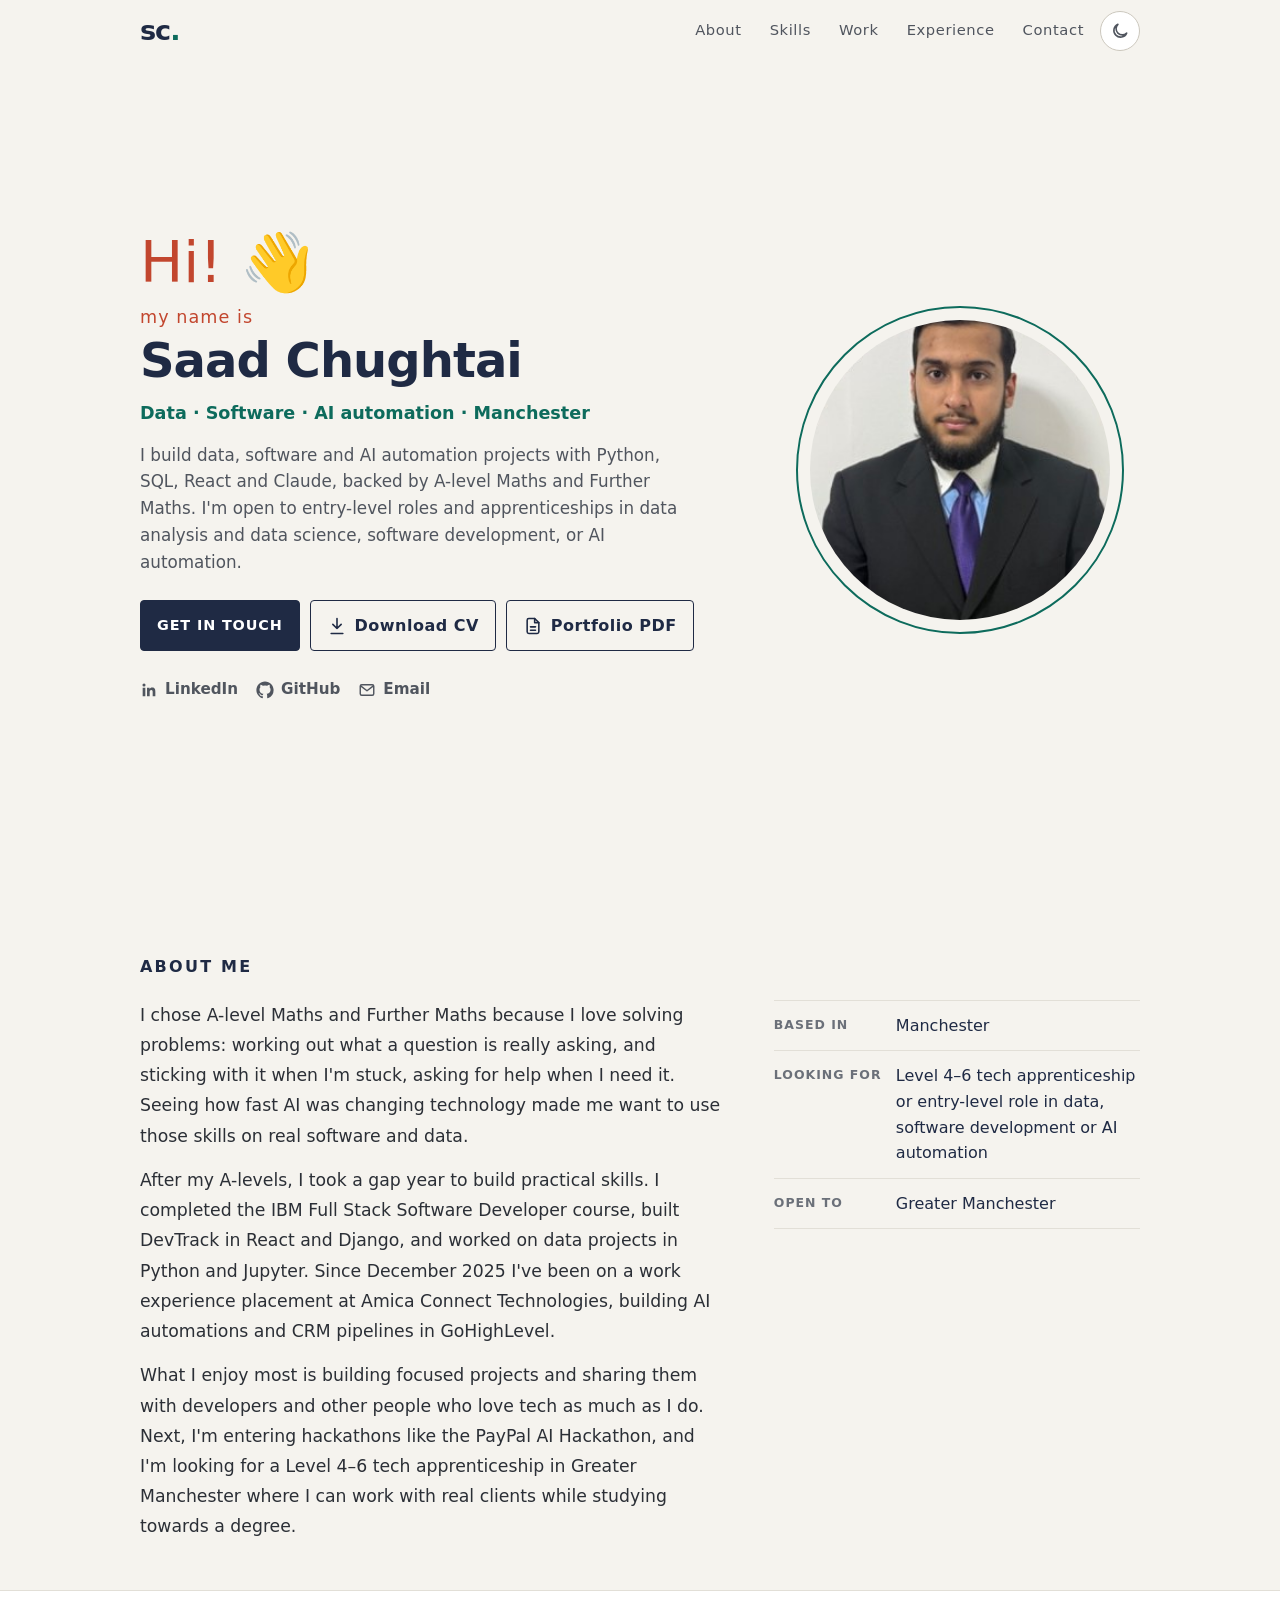
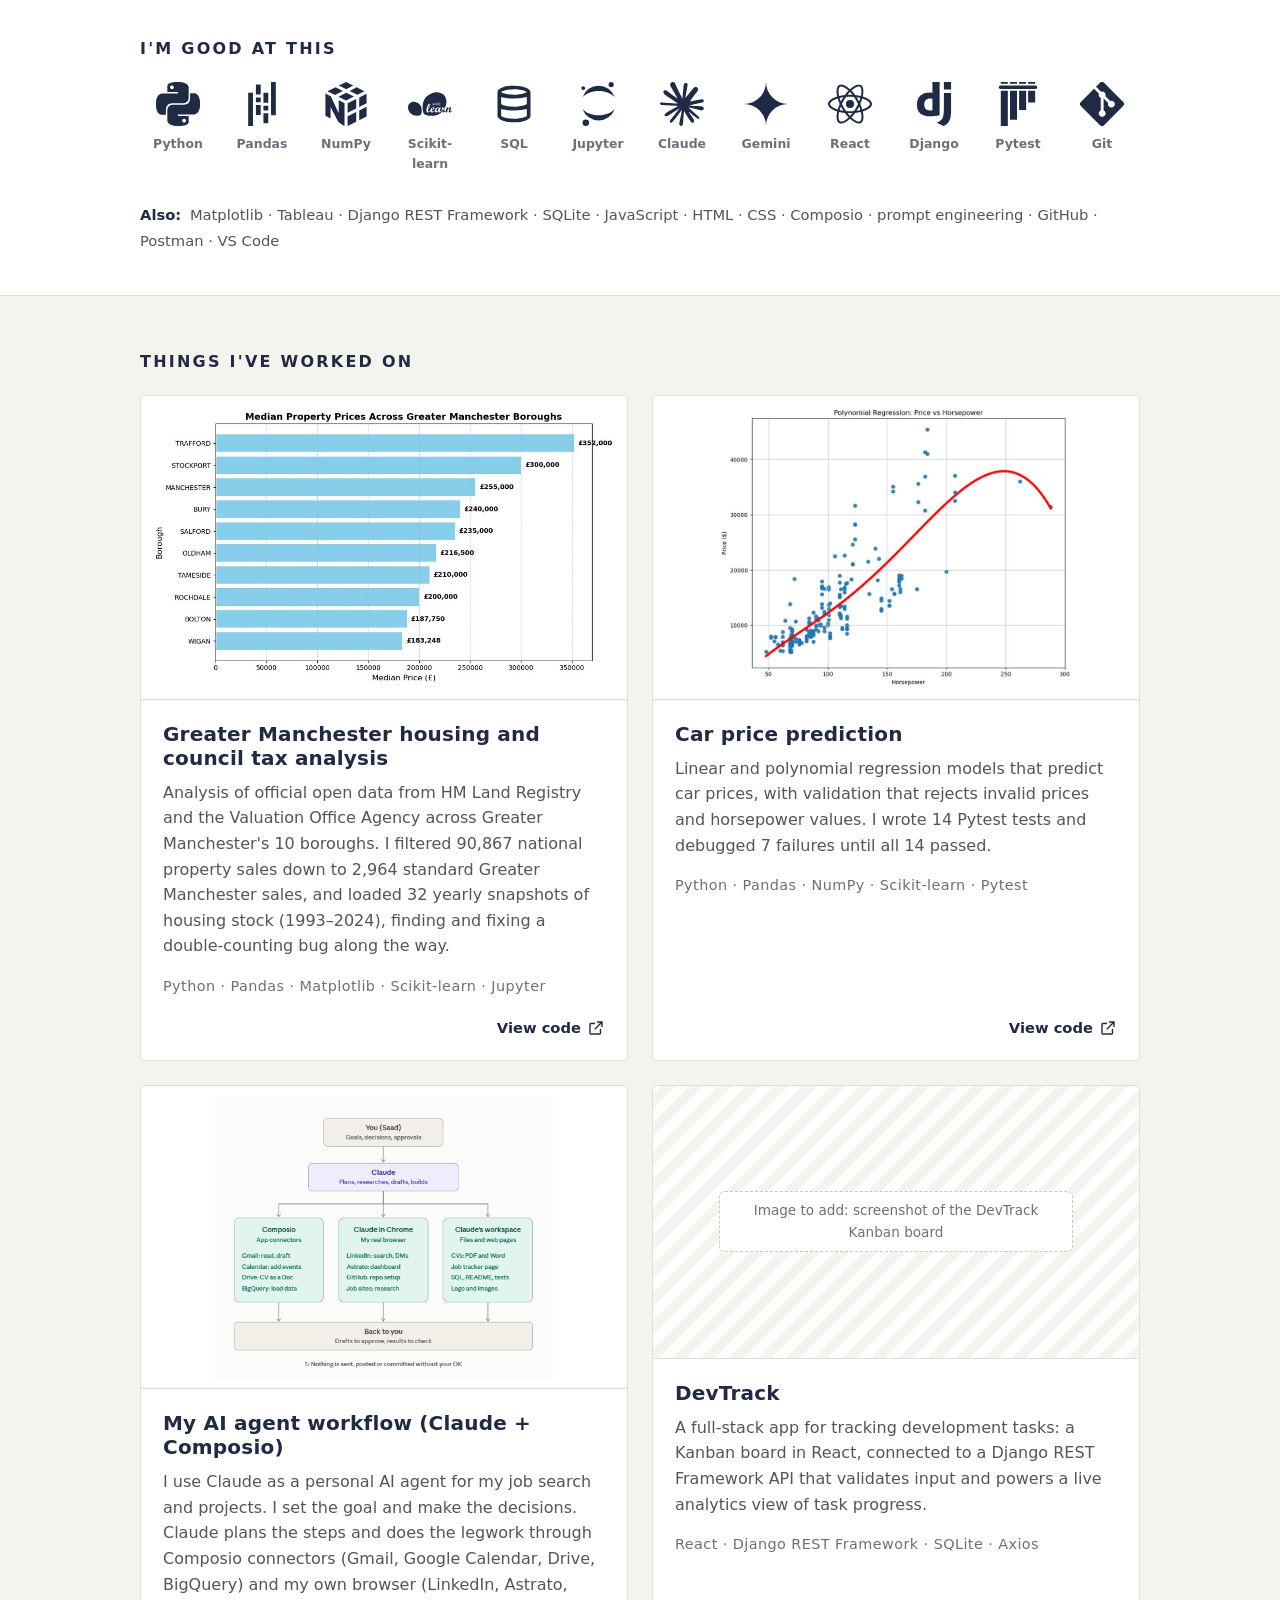
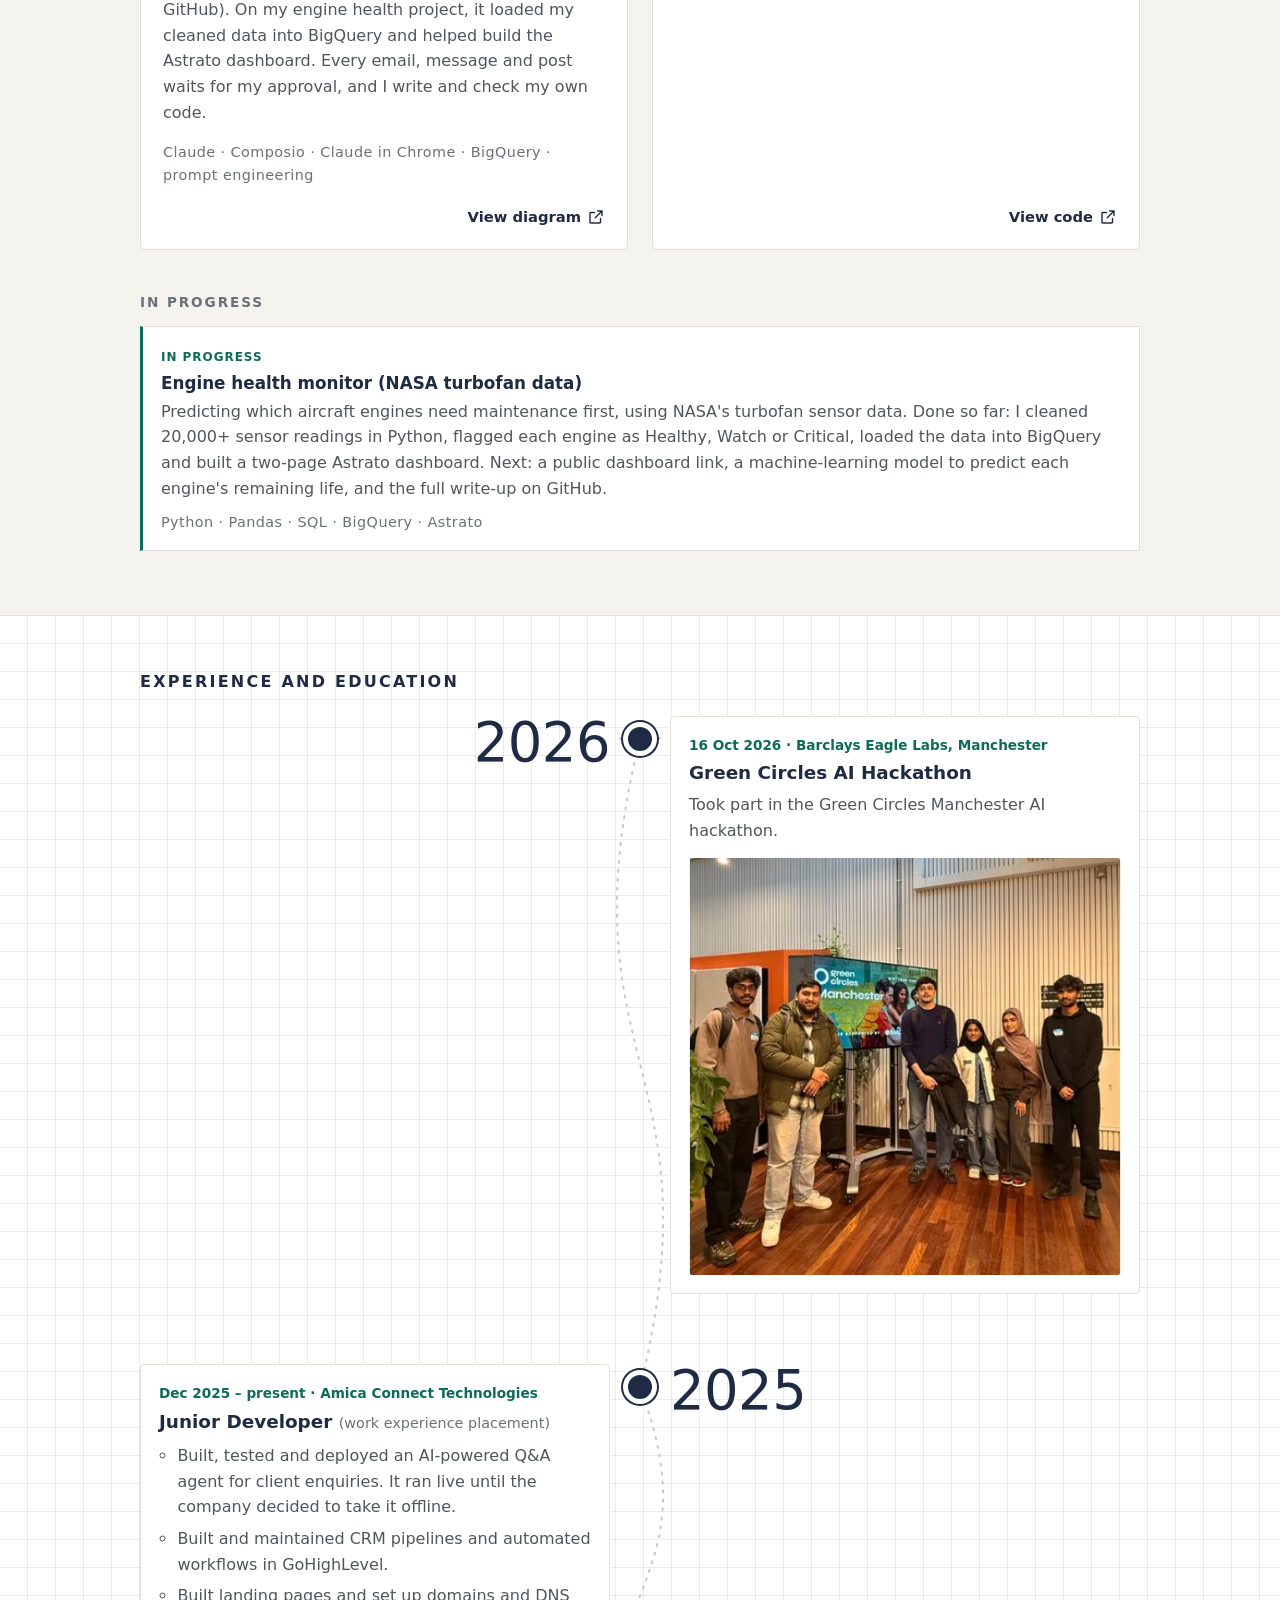
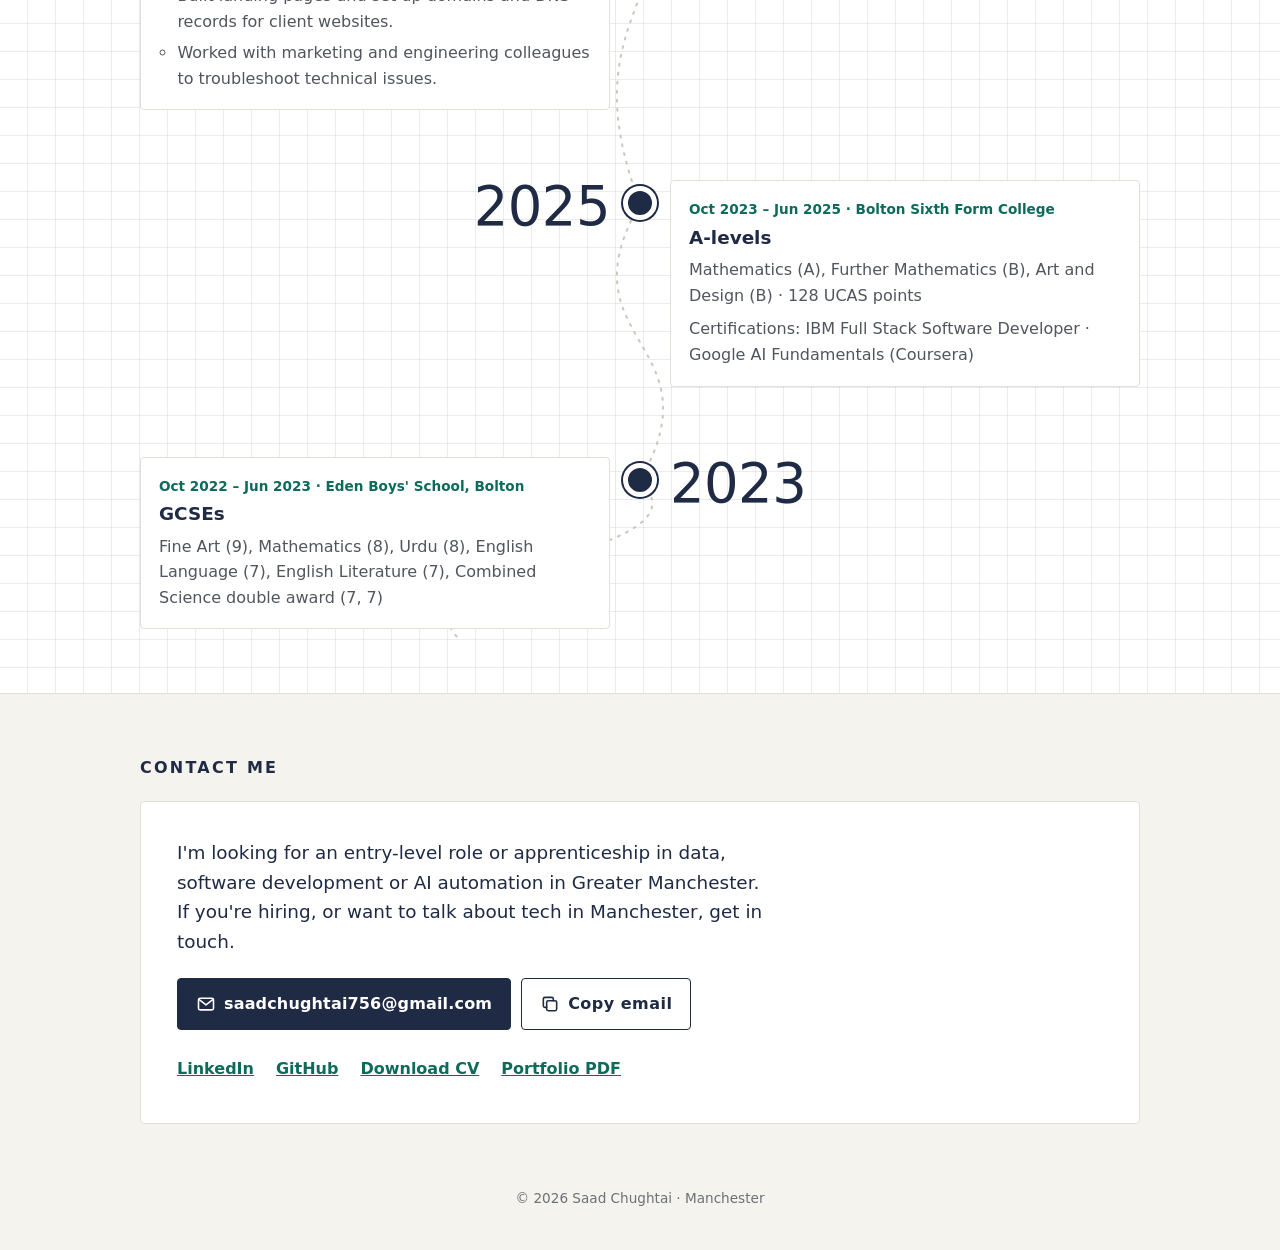
<file: index.html>
<!doctype html>
<html lang="en-GB">
<head>
  <meta charset="utf-8">
  <meta name="viewport" content="width=device-width, initial-scale=1">
  <title>Saad Chughtai – Data, Software and AI Automation, Manchester</title>
  <meta name="description" content="Saad Chughtai – Manchester-based developer building data, software and AI automation projects with Python, SQL, React and Claude. Open to entry-level roles and apprenticeships.">
  <meta name="theme-color" content="#f5f3ee" media="(prefers-color-scheme: light)">
  <meta name="theme-color" content="#0f1417" media="(prefers-color-scheme: dark)">

  <!-- Link preview (LinkedIn, WhatsApp, etc.) -->
  <meta property="og:type" content="website">
  <meta property="og:title" content="Saad Chughtai – Data, Software and AI Automation, Manchester">
  <meta property="og:description" content="Data, software and AI automation projects with Python, SQL, React and Claude. Open to entry-level roles and apprenticeships.">
  <meta property="og:url" content="https://sc-freelance.github.io/">
  <meta property="og:image" content="https://sc-freelance.github.io/images/headshot.jpg">

  <link rel="icon" href="images/favicon.svg" type="image/svg+xml">
  <link rel="stylesheet" href="styles.css?v=7">
  <script>
    /* Apply a saved light/dark choice before the page paints, and mark that JS is on */
    document.documentElement.classList.add('js');
    /* ?preview shows draft sections (class="draft") and hides what they replace (class="live-only") */
    if (/[?&]preview\b/.test(location.search)) document.documentElement.classList.add('preview');
    try { var t = localStorage.getItem('theme'); if (t) document.documentElement.dataset.theme = t; } catch (e) {}
  </script>
</head>
<body>
  <a class="skip" href="#work">Skip to projects</a>

  <!-- Only visible with ?preview -->
  <div class="preview-banner draft" role="note">
    <strong>Preview</strong> · New sections are shown, with <span class="todo">highlighted boxes</span> still to fill in. Visitors without <code>?preview</code> see the current site.
    <a href="./">View the public version</a>
  </div>

  <!-- ============ TOP BAR ============ -->
  <header class="topbar">
    <div class="topbar-inner">
      <a class="mark" href="#top" aria-label="Saad Chughtai, back to top">sc<span>.</span></a>
      <nav class="nav" aria-label="Sections">
        <a class="nav-wide" href="#about">About</a>
        <a class="nav-wide" href="#skills">Skills</a>
        <a href="#work">Work</a>
        <a href="#experience">Experience</a>
        <a href="#contact">Contact</a>
      </nav>
      <button class="theme-toggle" type="button" aria-label="Switch between light and dark mode">
        <svg class="i-sun" viewBox="0 0 24 24" aria-hidden="true"><circle cx="12" cy="12" r="4"/><path d="M12 2v2M12 20v2M4.9 4.9l1.4 1.4M17.7 17.7l1.4 1.4M2 12h2M20 12h2M4.9 19.1l1.4-1.4M17.7 6.3l1.4-1.4"/></svg>
        <svg class="i-moon" viewBox="0 0 24 24" aria-hidden="true"><path d="M20 14.5A8 8 0 1 1 9.5 4a6.5 6.5 0 0 0 10.5 10.5Z"/></svg>
      </button>
    </div>
  </header>

  <!-- ============ SIDE RAIL (wide screens only) ============ -->
  <aside class="rail" aria-label="Quick links">
    <a class="rail-top" href="#top"><svg viewBox="0 0 24 24" aria-hidden="true"><path d="M12 20V4M5 11l7-7 7 7"/></svg><span>back to top</span></a>
    <div class="rail-social">
      <a href="https://github.com/sc-freelance" target="_blank" rel="noopener" aria-label="GitHub"><svg class="fill" viewBox="0 0 24 24" aria-hidden="true"><path d="M12 .5C5.65.5.5 5.65.5 12c0 5.08 3.29 9.39 7.86 10.91.58.1.79-.25.79-.56v-2c-3.2.7-3.87-1.54-3.87-1.54-.52-1.33-1.28-1.69-1.28-1.69-1.04-.71.08-.7.08-.7 1.15.08 1.76 1.18 1.76 1.18 1.03 1.76 2.69 1.25 3.35.96.1-.75.4-1.25.73-1.54-2.55-.29-5.24-1.28-5.24-5.69 0-1.26.45-2.29 1.18-3.1-.12-.29-.51-1.46.11-3.05 0 0 .97-.31 3.17 1.18a11 11 0 0 1 5.77 0c2.2-1.49 3.17-1.18 3.17-1.18.63 1.59.23 2.76.11 3.05.74.81 1.18 1.84 1.18 3.1 0 4.42-2.69 5.39-5.25 5.68.41.36.78 1.06.78 2.14v3.17c0 .31.21.67.8.56A11.5 11.5 0 0 0 23.5 12C23.5 5.65 18.35.5 12 .5Z"/></svg></a>
      <a href="https://www.linkedin.com/in/saad-chughtai-b77506301" target="_blank" rel="noopener" aria-label="LinkedIn"><svg class="fill" viewBox="0 0 24 24" aria-hidden="true"><path d="M20.45 20.45h-3.55v-5.57c0-1.33-.03-3.04-1.85-3.04-1.85 0-2.14 1.45-2.14 2.94v5.67H9.36V9h3.41v1.56h.05c.48-.9 1.64-1.85 3.37-1.85 3.6 0 4.27 2.37 4.27 5.46v6.28ZM5.34 7.43a2.06 2.06 0 1 1 0-4.12 2.06 2.06 0 0 1 0 4.12ZM7.12 20.45H3.56V9h3.56v11.45Z"/></svg></a>
      <a href="mailto:saadchughtai756@gmail.com" aria-label="Email"><svg viewBox="0 0 24 24" aria-hidden="true"><rect x="3" y="5" width="18" height="14" rx="2"/><path d="m3.5 6.5 8.5 6.5 8.5-6.5"/></svg></a>
    </div>
  </aside>

  <main id="top">
    <!-- ============ HERO ============ -->
    <section class="hero" aria-labelledby="hero-name">
      <div class="hero-text">
        <p class="hello">Hi! <span class="wave" aria-hidden="true">👋</span></p>
        <h1 id="hero-name"><span class="my-name">my name is</span> Saad Chughtai</h1>
        <p class="role">Data · Software · AI automation <span class="role-place"><span class="sep" aria-hidden="true">· </span>Manchester</span></p>
        <p class="pitch">I build data, software and AI automation projects with Python, SQL, React and Claude, backed by A-level Maths and Further Maths. I'm open to entry-level roles and apprenticeships in data analysis and data science, software development, or AI automation.</p>
        <div class="hero-actions">
          <a class="btn btn-primary" href="#contact">Get in touch</a>
          <a class="btn" href="cv/Saad-Chughtai-CV.pdf" download>
            <svg viewBox="0 0 24 24" aria-hidden="true"><path d="M12 3v12M7 10l5 5 5-5M5 21h14"/></svg>
            Download CV
          </a>
          <a class="btn" href="portfolio/Saad-Chughtai-Portfolio.pdf" download>
            <svg viewBox="0 0 24 24" aria-hidden="true"><path d="M14 3H7a2 2 0 0 0-2 2v14a2 2 0 0 0 2 2h10a2 2 0 0 0 2-2V8l-5-5Z"/><path d="M14 3v5h5M9 13h6M9 17h6"/></svg>
            Portfolio PDF
          </a>
        </div>
        <p class="hero-social">
          <a href="https://www.linkedin.com/in/saad-chughtai-b77506301" target="_blank" rel="noopener"><svg class="fill" viewBox="0 0 24 24" aria-hidden="true"><path d="M20.45 20.45h-3.55v-5.57c0-1.33-.03-3.04-1.85-3.04-1.85 0-2.14 1.45-2.14 2.94v5.67H9.36V9h3.41v1.56h.05c.48-.9 1.64-1.85 3.37-1.85 3.6 0 4.27 2.37 4.27 5.46v6.28ZM5.34 7.43a2.06 2.06 0 1 1 0-4.12 2.06 2.06 0 0 1 0 4.12ZM7.12 20.45H3.56V9h3.56v11.45Z"/></svg>LinkedIn</a>
          <a href="https://github.com/sc-freelance" target="_blank" rel="noopener"><svg class="fill" viewBox="0 0 24 24" aria-hidden="true"><path d="M12 .5C5.65.5.5 5.65.5 12c0 5.08 3.29 9.39 7.86 10.91.58.1.79-.25.79-.56v-2c-3.2.7-3.87-1.54-3.87-1.54-.52-1.33-1.28-1.69-1.28-1.69-1.04-.71.08-.7.08-.7 1.15.08 1.76 1.18 1.76 1.18 1.03 1.76 2.69 1.25 3.35.96.1-.75.4-1.25.73-1.54-2.55-.29-5.24-1.28-5.24-5.69 0-1.26.45-2.29 1.18-3.1-.12-.29-.51-1.46.11-3.05 0 0 .97-.31 3.17 1.18a11 11 0 0 1 5.77 0c2.2-1.49 3.17-1.18 3.17-1.18.63 1.59.23 2.76.11 3.05.74.81 1.18 1.84 1.18 3.1 0 4.42-2.69 5.39-5.25 5.68.41.36.78 1.06.78 2.14v3.17c0 .31.21.67.8.56A11.5 11.5 0 0 0 23.5 12C23.5 5.65 18.35.5 12 .5Z"/></svg>GitHub</a>
          <a href="mailto:saadchughtai756@gmail.com"><svg viewBox="0 0 24 24" aria-hidden="true"><rect x="3" y="5" width="18" height="14" rx="2"/><path d="m3.5 6.5 8.5 6.5 8.5-6.5"/></svg>Email</a>
        </p>
      </div>
      <div class="hero-photo">
        <img src="images/headshot.jpg" width="272" height="272" alt="Saad Chughtai">
      </div>
    </section>

    <!-- ============ ABOUT ME (draft) ============ -->
    <section id="about" class="about" aria-labelledby="about-h">
      <div class="wrap">
        <h2 id="about-h" class="eyebrow">About me</h2>
        <div class="about-grid">
          <div class="about-text reveal">
            <p>I chose A-level Maths and Further Maths because I love solving problems: working out what a question is really asking, and sticking with it when I'm stuck, asking for help when I need it. Seeing how fast AI was changing technology made me want to use those skills on real software and data.</p>
            <p>After my A-levels, I took a gap year to build practical skills. I completed the IBM Full Stack Software Developer course, built DevTrack in React and Django, and worked on data projects in Python and Jupyter. Since December 2025 I've been on a work experience placement at Amica Connect Technologies, building AI automations and CRM pipelines in GoHighLevel.</p>
            <p>What I enjoy most is building focused projects and sharing them with developers and other people who love tech as much as I do. Next, I'm entering hackathons like the PayPal AI Hackathon, and I'm looking for a Level 4–6 tech apprenticeship in Greater Manchester where I can work with real clients while studying towards a degree.</p>
          </div>
          <dl class="about-facts reveal">
            <div><dt>Based in</dt><dd>Manchester</dd></div>
            <div><dt>Looking for</dt><dd>Level 4–6 tech apprenticeship or entry-level role in data, software development or AI automation</dd></div>
            <div><dt>Open to</dt><dd>Greater Manchester</dd></div>
          </dl>
        </div>
      </div>
    </section>

    <!-- ============ SKILLS ============ -->
    <section id="skills" class="band" aria-labelledby="skills-h">
      <div class="wrap">
        <h2 id="skills-h" class="eyebrow">I'm good at this</h2>
        <!-- Logo row. Add one with: <li><i style="--logo:url(images/logos/NAME.svg)"></i>Label</li> -->
        <ul class="logos">
          <li><i style="--logo:url(images/logos/python.svg)"></i>Python</li>
          <li><i style="--logo:url(images/logos/pandas.svg)"></i>Pandas</li>
          <li><i style="--logo:url(images/logos/numpy.svg)"></i>NumPy</li>
          <li><i style="--logo:url(images/logos/scikitlearn.svg)"></i>Scikit-learn</li>
          <li><i style="--logo:url(images/logos/sql.svg)"></i>SQL</li>
          <li><i style="--logo:url(images/logos/jupyter.svg)"></i>Jupyter</li>
          <li><i style="--logo:url(images/logos/claude.svg)"></i>Claude</li>
          <li><i style="--logo:url(images/logos/googlegemini.svg)"></i>Gemini</li>
          <li><i style="--logo:url(images/logos/react.svg)"></i>React</li>
          <li><i style="--logo:url(images/logos/django.svg)"></i>Django</li>
          <li><i style="--logo:url(images/logos/pytest.svg)"></i>Pytest</li>
          <li><i style="--logo:url(images/logos/git.svg)"></i>Git</li>
        </ul>
        <p class="also"><span>Also:</span> Matplotlib · Tableau · Django REST Framework · SQLite · JavaScript · HTML · CSS · Composio · prompt engineering · GitHub · Postman · VS Code</p>
      </div>
    </section>

    <!-- ============ WORK ============ -->
    <section id="work" aria-labelledby="work-h">
      <div class="wrap">
        <h2 id="work-h" class="eyebrow">Things I've worked on</h2>

        <!-- FEATURED PROJECT (draft) – replaces the "In progress" card below when published -->
        <article class="featured draft reveal">
          <div class="shot placeholder featured-shot" role="img" aria-label="Screenshot coming soon">
            <span><span class="todo">Image to add: Astrato dashboard screenshot (the engine overview page)</span></span>
          </div>
          <div class="featured-body">
            <span class="status status-now">Featured · in progress</span>
            <h3>Engine health monitor (NASA turbofan data)</h3>
            <ul class="stats">
              <li><b>20,000+</b><span>sensor readings cleaned</span></li>
              <li><b><span class="todo">N</span></b><span>engines monitored</span></li>
              <li><b><span class="todo">N</span></b><span>flagged Critical</span></li>
            </ul>
            <dl class="pwr">
              <div><dt>Problem</dt><dd>Which aircraft engines need maintenance first? Answering that from raw NASA turbofan sensor data.</dd></div>
              <div><dt>What I did</dt><dd>Cleaned 20,000+ sensor readings in Python, flagged each engine as Healthy, Watch or Critical, loaded the data into BigQuery and built a two-page Astrato dashboard.</dd></div>
              <div><dt>Result</dt><dd><span class="todo">Your key finding, e.g. how many engines need attention now, or which sensors gave the earliest warning</span></dd></div>
              <div><dt>Next</dt><dd>A public dashboard link, a machine-learning model to predict each engine's remaining life, and the full write-up on GitHub.</dd></div>
            </dl>
            <p class="stack">Python · Pandas · SQL · BigQuery · Astrato</p>
            <p class="featured-links"><span class="todo">Dashboard link</span> <span class="todo">GitHub link</span></p>
          </div>
        </article>

        <div class="grid">

          <!-- PROJECT: GM Housing -->
          <article class="card reveal">
            <img class="shot chart" src="images/gm-housing-median-prices.jpg" width="900" height="537" loading="lazy" alt="Bar chart of median property prices across the 10 Greater Manchester boroughs, highest in Trafford and lowest in Wigan">
            <div class="card-body">
              <h3>Greater Manchester housing and council tax analysis</h3>
              <p class="live-only">Analysis of official open data from HM Land Registry and the Valuation Office Agency across Greater Manchester's 10 boroughs. I filtered 90,867 national property sales down to 2,964 standard Greater Manchester sales, and loaded 32 yearly snapshots of housing stock (1993–2024), finding and fixing a double-counting bug along the way.</p>
              <dl class="pwr draft">
                <div><dt>Problem</dt><dd>How do house prices and housing stock differ across Greater Manchester's 10 boroughs?</dd></div>
                <div><dt>What I did</dt><dd>Filtered 90,867 national property sales from HM Land Registry down to 2,964 standard Greater Manchester sales, and loaded 32 yearly housing-stock snapshots (1993–2024) from the Valuation Office Agency, finding and fixing a double-counting bug along the way.</dd></div>
                <div><dt>Result</dt><dd>Trafford's median sale price (£352,000) is almost twice Wigan's (£183,248), the lowest of the 10 boroughs. Housing stock grew from about 1.07 million homes in 1993 to over 1.28 million in 2024, and Manchester has the most homes, at about 249,300.</dd></div>
              </dl>
              <p class="stack">Python · Pandas · Matplotlib · Scikit-learn · Jupyter</p>
              <a class="card-link" href="https://github.com/sc-freelance/Greater-Manchester-Housing-Property-Council-Tax-Analysis" target="_blank" rel="noopener">View code <svg viewBox="0 0 24 24" aria-hidden="true"><path d="M14 4h6v6M20 4l-9 9M18 14v5a1 1 0 0 1-1 1H5a1 1 0 0 1-1-1V7a1 1 0 0 1 1-1h5"/></svg></a>
            </div>
          </article>

          <!-- PROJECT: Car price -->
          <article class="card reveal">
            <img class="shot chart" src="images/car-price-polynomial.jpg" width="900" height="714" loading="lazy" alt="Scatter plot of car price against horsepower with a polynomial regression curve">
            <div class="card-body">
              <h3>Car price prediction</h3>
              <p class="live-only">Linear and polynomial regression models that predict car prices, with validation that rejects invalid prices and horsepower values. I wrote 14 Pytest tests and debugged 7 failures until all 14 passed.</p>
              <dl class="pwr draft">
                <div><dt>Problem</dt><dd>How well can a car's horsepower predict its price, and does a curve fit better than a straight line?</dd></div>
                <div><dt>What I did</dt><dd>Built linear and polynomial regression models with validation that rejects invalid prices and horsepower values. Wrote 14 Pytest tests and debugged 7 failures until all 14 passed.</dd></div>
                <div><dt>Result</dt><dd>Linear R² <span class="todo">0.xx</span> vs polynomial R² <span class="todo">0.xx</span> on the test set. <span class="todo">What you concluded, e.g. which model you'd trust and why</span></dd></div>
              </dl>
              <p class="stack">Python · Pandas · NumPy · Scikit-learn · Pytest</p>
              <!-- TODO: replace with the exact repo link -->
              <a class="card-link" href="https://github.com/sc-freelance" target="_blank" rel="noopener">View code <svg viewBox="0 0 24 24" aria-hidden="true"><path d="M14 4h6v6M20 4l-9 9M18 14v5a1 1 0 0 1-1 1H5a1 1 0 0 1-1-1V7a1 1 0 0 1 1-1h5"/></svg></a>
            </div>
          </article>

          <!-- PROJECT: AI agent workflow -->
          <article class="card reveal">
            <img class="shot chart" src="images/ai_agent_workflow.png" width="516" height="429" loading="lazy" alt="Diagram of my AI agent workflow: I set goals and approve actions, Claude plans and builds, and works through Composio app connectors, Claude in Chrome and its own workspace, with every result coming back to me for approval">
            <div class="card-body">
              <h3>My AI agent workflow (Claude + Composio)</h3>
              <p>I use Claude as a personal AI agent for my job search and projects. I set the goal and make the decisions. Claude plans the steps and does the legwork through Composio connectors (Gmail, Google Calendar, Drive, BigQuery) and my own browser (LinkedIn, Astrato, GitHub). On my engine health project, it loaded my cleaned data into BigQuery and helped build the Astrato dashboard. Every email, message and post waits for my approval, and I write and check my own code.</p>
              <p class="result draft"><b>Result:</b> <span class="todo">What it's changed for you, e.g. time saved each week, or how many applications and deadlines it tracks</span></p>
              <p class="stack">Claude · Composio · Claude in Chrome · BigQuery · prompt engineering</p>
              <a class="card-link" href="images/ai_agent_workflow.png" target="_blank" rel="noopener">View diagram <svg viewBox="0 0 24 24" aria-hidden="true"><path d="M14 4h6v6M20 4l-9 9M18 14v5a1 1 0 0 1-1 1H5a1 1 0 0 1-1-1V7a1 1 0 0 1 1-1h5"/></svg></a>
            </div>
          </article>

          <!-- PROJECT: DevTrack -->
          <article class="card reveal">
            <div class="shot placeholder" role="img" aria-label="Screenshot coming soon">
              <span>Image to add: screenshot of the DevTrack Kanban board</span>
            </div>
            <div class="card-body">
              <h3>DevTrack</h3>
              <p>A full-stack app for tracking development tasks: a Kanban board in React, connected to a Django REST Framework API that validates input and powers a live analytics view of task progress.</p>
              <p class="result draft"><b>Result:</b> <span class="todo">What you learned or what you're proudest of, e.g. the API validation or the analytics view</span></p>
              <p class="stack">React · Django REST Framework · SQLite · Axios</p>
              <a class="card-link" href="https://github.com/sc-freelance/DevTrack" target="_blank" rel="noopener">View code <svg viewBox="0 0 24 24" aria-hidden="true"><path d="M14 4h6v6M20 4l-9 9M18 14v5a1 1 0 0 1-1 1H5a1 1 0 0 1-1-1V7a1 1 0 0 1 1-1h5"/></svg></a>
            </div>
          </article>
        </div>

        <!-- In progress -->
        <h3 class="subhead live-only">In progress</h3>
        <div class="grid grid-small live-only">
          <article class="mini reveal">
            <span class="status status-now">In progress</span>
            <h4>Engine health monitor (NASA turbofan data)</h4>
            <p>Predicting which aircraft engines need maintenance first, using NASA's turbofan sensor data. Done so far: I cleaned 20,000+ sensor readings in Python, flagged each engine as Healthy, Watch or Critical, loaded the data into BigQuery and built a two-page Astrato dashboard. Next: a public dashboard link, a machine-learning model to predict each engine's remaining life, and the full write-up on GitHub.</p>
            <p class="stack">Python · Pandas · SQL · BigQuery · Astrato</p>
          </article>
        </div>
      </div>
    </section>

    <!-- ============ HOW I WORK (draft) ============ -->
    <section id="how" class="how draft" aria-labelledby="how-h">
      <div class="wrap">
        <h2 id="how-h" class="eyebrow">How I work</h2>
        <ul class="strengths">
          <li class="reveal">
            <h3>Attention to detail</h3>
            <p>Spotted a combined file being counted twice in 32 years of housing data, which had created a 75-million-home outlier, and fixed it.</p>
          </li>
          <li class="reveal">
            <h3>Testing as I go</h3>
            <p>Wrote 14 Pytest tests for my car price model and debugged 7 failures, including true/false values being read as numbers, until all 14 passed.</p>
          </li>
          <li class="reveal">
            <h3>Explaining things plainly</h3>
            <p>On my placement, I worked through technical problems with marketing and engineering colleagues and explained the fixes in plain language.</p>
          </li>
          <li class="reveal">
            <h3>Learning fast</h3>
            <p><span class="todo">A real example, e.g. picking up BigQuery and Astrato for the engine project: how long it took, and what you built</span></p>
          </li>
        </ul>
      </div>
    </section>

    <!-- ============ EXPERIENCE (graph-paper timeline) ============ -->
    <section id="experience" class="paper" aria-labelledby="exp-h">
      <div class="wrap">
        <h2 id="exp-h" class="eyebrow">Experience and education</h2>
        <div class="timeline">
          <!-- The curved line is drawn by script.js through each .dot -->
          <svg class="tl-line" aria-hidden="true"><path class="tl-track"/><path class="tl-draw"/></svg>
          <ol>
            <li class="tl-item">
              <p class="tl-year">2026</p><span class="dot" aria-hidden="true"></span>
              <div class="tl-card reveal">
                <p class="tl-when">16 Oct 2026 · Barclays Eagle Labs, Manchester</p>
                <h3>Green Circles AI Hackathon</h3>
                <p class="live-only">Took part in the Green Circles Manchester AI hackathon.</p>
                <dl class="pwr draft">
                  <div><dt>Challenge</dt><dd><span class="todo">What problem the event set, or what your team chose to build</span></dd></div>
                  <div><dt>Team</dt><dd><span class="todo">Team size, and who was on it, e.g. students, developers, designers</span></dd></div>
                  <div><dt>My part</dt><dd><span class="todo">What you personally did: code, data, idea, pitch</span></dd></div>
                  <div><dt>Outcome</dt><dd><span class="todo">What you built or presented, any result, and one thing you learned</span></dd></div>
                </dl>
                <img class="photo" src="images/green-circles-hackathon.jpg" width="517" height="500" loading="lazy" alt="Saad with other participants in front of the Green Circles Manchester screen at Barclays Eagle Labs">
              </div>
            </li>

            <li class="tl-item">
              <p class="tl-year">2025</p><span class="dot" aria-hidden="true"></span>
              <div class="tl-card reveal">
                <p class="tl-when">Dec 2025 – present · Amica Connect Technologies</p>
                <h3>Junior Developer <span class="muted">(work experience placement)</span></h3>
                <ul class="bullets draft">
                  <li>Designed, tested and deployed an AI-powered Q&amp;A assistant for client enquiries, configured to answer general questions without giving medical advice. It ran live until the company decided to take it offline.</li>
                  <li>Automated CRM pipelines and workflows in GoHighLevel to keep customer records accurate and up to date.</li>
                  <li>Built landing pages and configured domains and DNS records for client-facing websites.</li>
                  <li>Diagnosed and fixed technical issues with marketing and engineering colleagues, explaining problems and fixes in plain language.</li>
                </ul>
                <ul class="bullets live-only">
                  <li>Built, tested and deployed an AI-powered Q&amp;A agent for client enquiries. It ran live until the company decided to take it offline.</li>
                  <li>Built and maintained CRM pipelines and automated workflows in GoHighLevel.</li>
                  <li>Built landing pages and set up domains and DNS records for client websites.</li>
                  <li>Worked with marketing and engineering colleagues to troubleshoot technical issues.</li>
                </ul>
              </div>
            </li>

            <!-- Certifications (draft) -->
            <li class="tl-item draft">
              <p class="tl-year"><span class="todo">Year</span></p><span class="dot" aria-hidden="true"></span>
              <div class="tl-card reveal">
                <p class="tl-when">Self-directed learning</p>
                <h3>Certifications</h3>
                <ul class="bullets">
                  <li>IBM Full Stack Software Developer Professional Certificate · <span class="todo">Month Year</span></li>
                  <li>Google AI Fundamentals (Coursera) · <span class="todo">Month Year</span></li>
                </ul>
              </div>
            </li>

            <li class="tl-item">
              <p class="tl-year">2025</p><span class="dot" aria-hidden="true"></span>
              <div class="tl-card reveal">
                <p class="tl-when">Oct 2023 – Jun 2025 · Bolton Sixth Form College</p>
                <h3>A-levels</h3>
                <p>Mathematics (A), Further Mathematics (B), Art and Design (B) · 128 UCAS points</p>
                <p class="live-only">Certifications: IBM Full Stack Software Developer · Google AI Fundamentals (Coursera)</p>
              </div>
            </li>

            <li class="tl-item">
              <p class="tl-year">2023</p><span class="dot" aria-hidden="true"></span>
              <div class="tl-card reveal">
                <p class="tl-when">Oct 2022 – Jun 2023 · Eden Boys' School, Bolton</p>
                <h3>GCSEs</h3>
                <p>Fine Art (9), Mathematics (8), Urdu (8), English Language (7), English Literature (7), Combined Science double award (7, 7)</p>
              </div>
            </li>
          </ol>
        </div>
      </div>
    </section>

    <!-- ============ TESTIMONIAL (optional draft – delete if you don't get one) ============ -->
    <section id="kind-words" class="kind-words draft" aria-labelledby="kw-h">
      <div class="wrap">
        <h2 id="kw-h" class="eyebrow">Kind words</h2>
        <figure class="quote reveal">
          <blockquote><p><span class="todo">A real 1–2 line quote from your placement supervisor, a tutor or a hackathon organiser. Optional: this section is deleted if you don't get one.</span></p></blockquote>
          <figcaption><span class="todo">Name</span>, <span class="todo">role and organisation</span></figcaption>
        </figure>
      </div>
    </section>

    <!-- ============ CONTACT ============ -->
    <section id="contact" aria-labelledby="contact-h">
      <div class="wrap">
        <h2 id="contact-h" class="eyebrow">Contact me</h2>
        <div class="contact reveal">
          <p class="contact-lead">I'm looking for an entry-level role or apprenticeship in data, software development or AI automation in Greater Manchester. If you're hiring, or want to talk about tech in Manchester, get in touch.</p>
          <div class="email-row">
            <a class="btn btn-primary btn-big" href="mailto:saadchughtai756@gmail.com">
              <svg viewBox="0 0 24 24" aria-hidden="true"><rect x="3" y="5" width="18" height="14" rx="2"/><path d="m3.5 6.5 8.5 6.5 8.5-6.5"/></svg>
              saadchughtai756@gmail.com
            </a>
            <button class="btn copy" type="button" data-copy="saadchughtai756@gmail.com">
              <svg viewBox="0 0 24 24" aria-hidden="true"><rect x="8" y="8" width="12" height="12" rx="2"/><path d="M16 8V6a2 2 0 0 0-2-2H6a2 2 0 0 0-2 2v8a2 2 0 0 0 2 2h2"/></svg>
              <span class="copy-label" aria-live="polite">Copy email</span>
            </button>
          </div>
          <p class="contact-links">
            <a href="https://www.linkedin.com/in/saad-chughtai-b77506301" target="_blank" rel="noopener">LinkedIn</a>
            <a href="https://github.com/sc-freelance" target="_blank" rel="noopener">GitHub</a>
            <a href="cv/Saad-Chughtai-CV.pdf" download>Download CV</a>
            <a href="portfolio/Saad-Chughtai-Portfolio.pdf" download>Portfolio PDF</a>
          </p>
        </div>
      </div>
    </section>
  </main>

  <footer>
    <p>© <span id="year">2026</span> Saad Chughtai · Manchester</p>
  </footer>

  <script src="script.js?v=3" defer></script>
</body>
</html>
</file>
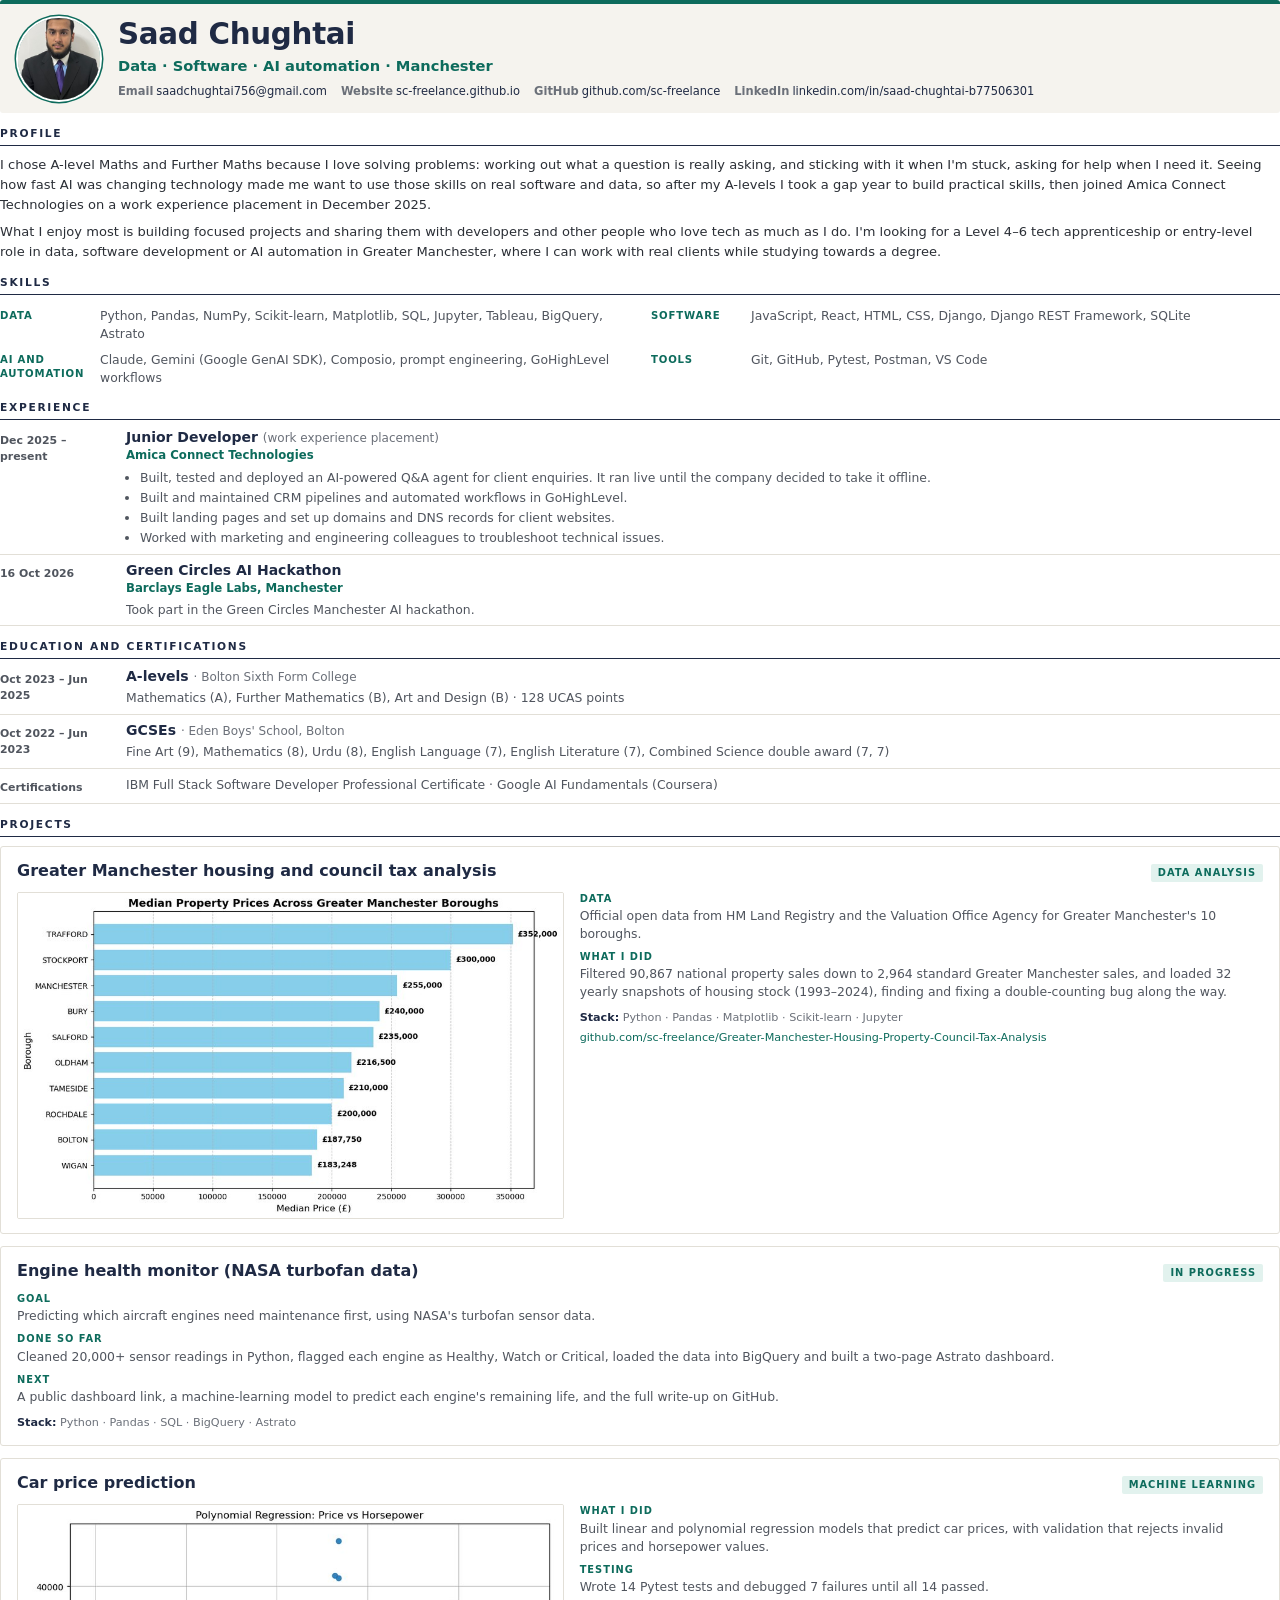
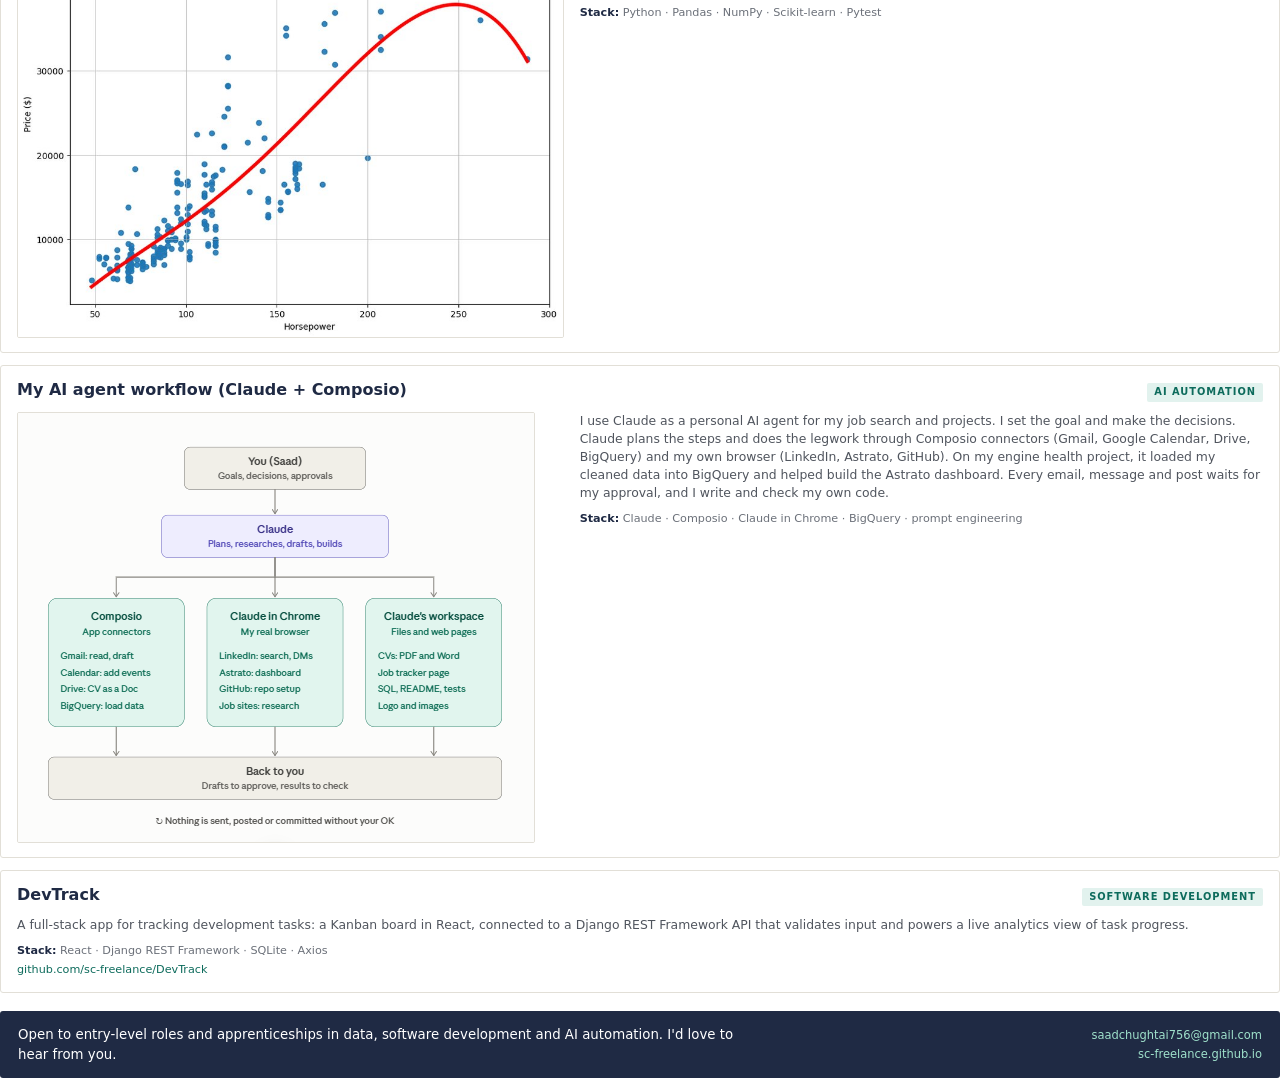
<file: _portfolio/portfolio.html>
<!doctype html>
<!--
  Source for portfolio/Saad-Chughtai-Portfolio.pdf
  Edit this file, then rebuild the PDF with:  python3 _portfolio/build.py
  (Folders starting with "_" are not published by GitHub Pages, so this page isn't public.)
  Only put finished, accurate content here: this PDF gets sent to employers.
-->
<html lang="en-GB">
<head>
<meta charset="utf-8">
<title>Saad Chughtai – Portfolio</title>
<style>
  @page { size: A4; margin: 16mm 16mm 18mm; }
  :root {
    --ink: #1f2a44; --text: #2b2f36; --text-2: #50555e; --text-3: #6b7079;
    --line: #e2dfd7; --accent: #0d6b5c; --accent-soft: #e2f2ee; --warm: #c2462e; --paper: #f5f3ee;
  }
  * { box-sizing: border-box; }
  html { -webkit-print-color-adjust: exact; print-color-adjust: exact; }
  body { margin: 0; font-family: Inter, system-ui, "Segoe UI", Arial, sans-serif; font-size: 9.3pt; line-height: 1.45; color: var(--text); }
  h1, h2, h3 { color: var(--ink); margin: 0; line-height: 1.2; }
  p { margin: 0; }
  a { color: var(--accent); text-decoration: none; }
  img { display: block; max-width: 100%; }

  .eyebrow { font-size: 8pt; font-weight: 700; letter-spacing: .16em; text-transform: uppercase; color: var(--ink);
             padding-bottom: 4px; border-bottom: 1.5px solid var(--ink); margin: 0 0 9px; }
  section { margin-top: 15px; }
  .break { break-before: page; }
  .keep { break-inside: avoid; }

  /* ---------- Cover / header ---------- */
  .head { display: flex; gap: 18px; align-items: center; padding: 13px 18px; background: var(--paper);
          border-top: 4px solid var(--accent); border-radius: 3px; }
  .head img { width: 82px; height: 82px; border-radius: 50%; object-fit: cover; box-shadow: 0 0 0 2px #fff, 0 0 0 3.5px var(--accent); }
  .head h1 { font-size: 22pt; font-weight: 800; letter-spacing: -.01em; }
  .head .role { margin-top: 3px; font-size: 11pt; font-weight: 600; color: var(--accent); }
  .head .contacts { margin-top: 7px; display: flex; flex-wrap: wrap; gap: 4px 14px; font-size: 8.6pt; }
  .head .contacts a { color: var(--ink); }
  .head .contacts b { color: var(--text-3); font-weight: 600; margin-right: 3px; }

  .profile { font-size: 9.8pt; line-height: 1.55; color: var(--text); }

  /* ---------- Skills ---------- */
  .skills { display: grid; grid-template-columns: 1fr 1fr; gap: 8px 22px; }
  .skills div { display: grid; grid-template-columns: 92px 1fr; gap: 8px; }
  .skills dt { font-size: 7.6pt; font-weight: 700; letter-spacing: .08em; text-transform: uppercase; color: var(--accent); padding-top: 1.5px; }
  .skills dd { margin: 0; color: var(--text-2); }

  /* ---------- Two-column facts (experience, education) ---------- */
  .row { display: grid; grid-template-columns: 112px 1fr; gap: 14px; padding: 7px 0; border-bottom: 1px solid var(--line); }
  .row:first-of-type { padding-top: 0; }
  .when { font-size: 8.2pt; font-weight: 600; color: var(--text-3); }
  .row h3 { font-size: 10.5pt; font-weight: 700; }
  .row .org { font-size: 8.8pt; color: var(--accent); font-weight: 600; margin-top: 1px; }
  .row ul { margin: 5px 0 0; padding-left: 14px; color: var(--text-2); }
  .row li + li { margin-top: 2px; }
  .row p { margin-top: 4px; color: var(--text-2); }
  .muted { font-weight: 400; color: var(--text-3); font-size: 9pt; }

  /* ---------- Projects ---------- */
  .proj { border: 1px solid var(--line); border-radius: 3px; padding: 14px 16px; margin-bottom: 12px; break-inside: avoid; }
  .proj-top { display: flex; justify-content: space-between; align-items: baseline; gap: 12px; }
  .proj h3 { font-size: 12pt; font-weight: 700; }
  .tag { font-size: 7.4pt; font-weight: 700; letter-spacing: .1em; text-transform: uppercase; color: var(--accent);
         background: var(--accent-soft); padding: 2px 7px; border-radius: 2px; white-space: nowrap; }
  .proj-grid { display: grid; grid-template-columns: 1fr 1.25fr; gap: 16px; margin-top: 10px; align-items: start; }
  .proj-grid.solo { grid-template-columns: 1fr; }
  .proj-grid img { border: 1px solid var(--line); border-radius: 2px; background: #fff; }
  .pwr { margin: 0; }
  .pwr dt { font-size: 7.4pt; font-weight: 700; letter-spacing: .1em; text-transform: uppercase; color: var(--accent); }
  .pwr dd { margin: 1px 0 7px; color: var(--text-2); }
  .pwr dd:last-child { margin-bottom: 0; }
  .stack { margin-top: 9px; font-size: 8.4pt; color: var(--text-3); }
  .stack b { color: var(--ink); font-weight: 600; }
  .link { margin-top: 3px; font-size: 8.4pt; word-break: break-all; }

  /* ---------- Footer ---------- */
  .end { margin-top: 18px; padding: 14px 18px; background: var(--ink); color: #fff; border-radius: 3px; display: flex; justify-content: space-between; gap: 16px; align-items: center; }
  .end p { color: #fff; font-size: 10pt; font-weight: 500; max-width: 60%; }
  .end .c { font-size: 8.6pt; text-align: right; line-height: 1.6; }
  .end a { color: #9fe1cb; }
</style>
</head>
<body>

  <!-- ================= PAGE 1 ================= -->
  <header class="head">
    <img src="../images/headshot.jpg" alt="">
    <div>
      <h1>Saad Chughtai</h1>
      <p class="role">Data · Software · AI automation · Manchester</p>
      <p class="contacts">
        <span><b>Email</b><a href="mailto:saadchughtai756@gmail.com">saadchughtai756@gmail.com</a></span>
        <span><b>Website</b><a href="https://sc-freelance.github.io/">sc-freelance.github.io</a></span>
        <span><b>GitHub</b><a href="https://github.com/sc-freelance">github.com/sc-freelance</a></span>
        <span><b>LinkedIn</b><a href="https://www.linkedin.com/in/saad-chughtai-b77506301">linkedin.com/in/saad-chughtai-b77506301</a></span>
      </p>
    </div>
  </header>

  <section>
    <h2 class="eyebrow">Profile</h2>
    <p class="profile">I chose A-level Maths and Further Maths because I love solving problems: working out what a question is really asking, and sticking with it when I'm stuck, asking for help when I need it. Seeing how fast AI was changing technology made me want to use those skills on real software and data, so after my A-levels I took a gap year to build practical skills, then joined Amica Connect Technologies on a work experience placement in December 2025.</p>
    <p class="profile" style="margin-top:6px">What I enjoy most is building focused projects and sharing them with developers and other people who love tech as much as I do. I'm looking for a Level 4–6 tech apprenticeship or entry-level role in data, software development or AI automation in Greater Manchester, where I can work with real clients while studying towards a degree.</p>
  </section>

  <section class="keep">
    <h2 class="eyebrow">Skills</h2>
    <dl class="skills">
      <div><dt>Data</dt><dd>Python, Pandas, NumPy, Scikit-learn, Matplotlib, SQL, Jupyter, Tableau, BigQuery, Astrato</dd></div>
      <div><dt>Software</dt><dd>JavaScript, React, HTML, CSS, Django, Django REST Framework, SQLite</dd></div>
      <div><dt>AI and automation</dt><dd>Claude, Gemini (Google GenAI SDK), Composio, prompt engineering, GoHighLevel workflows</dd></div>
      <div><dt>Tools</dt><dd>Git, GitHub, Pytest, Postman, VS Code</dd></div>
    </dl>
  </section>

  <section class="keep">
    <h2 class="eyebrow">Experience</h2>
    <div class="row">
      <p class="when">Dec 2025 – present</p>
      <div>
        <h3>Junior Developer <span class="muted">(work experience placement)</span></h3>
        <p class="org">Amica Connect Technologies</p>
        <ul>
          <li>Built, tested and deployed an AI-powered Q&amp;A agent for client enquiries. It ran live until the company decided to take it offline.</li>
          <li>Built and maintained CRM pipelines and automated workflows in GoHighLevel.</li>
          <li>Built landing pages and set up domains and DNS records for client websites.</li>
          <li>Worked with marketing and engineering colleagues to troubleshoot technical issues.</li>
        </ul>
      </div>
    </div>
    <div class="row">
      <p class="when">16 Oct 2026</p>
      <div>
        <h3>Green Circles AI Hackathon</h3>
        <p class="org">Barclays Eagle Labs, Manchester</p>
        <p>Took part in the Green Circles Manchester AI hackathon.</p>
      </div>
    </div>
  </section>

  <section class="keep">
    <h2 class="eyebrow">Education and certifications</h2>
    <div class="row">
      <p class="when">Oct 2023 – Jun 2025</p>
      <div>
        <h3>A-levels <span class="muted">· Bolton Sixth Form College</span></h3>
        <p>Mathematics (A), Further Mathematics (B), Art and Design (B) · 128 UCAS points</p>
      </div>
    </div>
    <div class="row">
      <p class="when">Oct 2022 – Jun 2023</p>
      <div>
        <h3>GCSEs <span class="muted">· Eden Boys' School, Bolton</span></h3>
        <p>Fine Art (9), Mathematics (8), Urdu (8), English Language (7), English Literature (7), Combined Science double award (7, 7)</p>
      </div>
    </div>
    <div class="row">
      <p class="when">Certifications</p>
      <div>
        <p style="margin-top:0">IBM Full Stack Software Developer Professional Certificate · Google AI Fundamentals (Coursera)</p>
      </div>
    </div>
  </section>

  <!-- ================= PROJECTS ================= -->
  <section class="break">
    <h2 class="eyebrow">Projects</h2>

    <article class="proj">
      <div class="proj-top"><h3>Greater Manchester housing and council tax analysis</h3><span class="tag">Data analysis</span></div>
      <div class="proj-grid">
        <img src="../images/gm-housing-median-prices.jpg" alt="">
        <div>
          <dl class="pwr">
            <dt>Data</dt><dd>Official open data from HM Land Registry and the Valuation Office Agency for Greater Manchester's 10 boroughs.</dd>
            <dt>What I did</dt><dd>Filtered 90,867 national property sales down to 2,964 standard Greater Manchester sales, and loaded 32 yearly snapshots of housing stock (1993–2024), finding and fixing a double-counting bug along the way.</dd>
          </dl>
          <p class="stack"><b>Stack:</b> Python · Pandas · Matplotlib · Scikit-learn · Jupyter</p>
          <p class="link"><a href="https://github.com/sc-freelance/Greater-Manchester-Housing-Property-Council-Tax-Analysis">github.com/sc-freelance/Greater-Manchester-Housing-Property-Council-Tax-Analysis</a></p>
        </div>
      </div>
    </article>

    <article class="proj">
      <div class="proj-top"><h3>Engine health monitor (NASA turbofan data)</h3><span class="tag">In progress</span></div>
      <div class="proj-grid solo">
        <dl class="pwr">
          <dt>Goal</dt><dd>Predicting which aircraft engines need maintenance first, using NASA's turbofan sensor data.</dd>
          <dt>Done so far</dt><dd>Cleaned 20,000+ sensor readings in Python, flagged each engine as Healthy, Watch or Critical, loaded the data into BigQuery and built a two-page Astrato dashboard.</dd>
          <dt>Next</dt><dd>A public dashboard link, a machine-learning model to predict each engine's remaining life, and the full write-up on GitHub.</dd>
        </dl>
      </div>
      <p class="stack"><b>Stack:</b> Python · Pandas · SQL · BigQuery · Astrato</p>
    </article>

    <article class="proj">
      <div class="proj-top"><h3>Car price prediction</h3><span class="tag">Machine learning</span></div>
      <div class="proj-grid">
        <img src="../images/car-price-polynomial.jpg" alt="">
        <div>
          <dl class="pwr">
            <dt>What I did</dt><dd>Built linear and polynomial regression models that predict car prices, with validation that rejects invalid prices and horsepower values.</dd>
            <dt>Testing</dt><dd>Wrote 14 Pytest tests and debugged 7 failures until all 14 passed.</dd>
          </dl>
          <p class="stack"><b>Stack:</b> Python · Pandas · NumPy · Scikit-learn · Pytest</p>
        </div>
      </div>
    </article>
  </section>

  <section class="break" style="margin-top:0">
    <article class="proj">
      <div class="proj-top"><h3>My AI agent workflow (Claude + Composio)</h3><span class="tag">AI automation</span></div>
      <div class="proj-grid">
        <img src="../images/ai_agent_workflow.png" alt="">
        <div>
          <p style="color:var(--text-2)">I use Claude as a personal AI agent for my job search and projects. I set the goal and make the decisions. Claude plans the steps and does the legwork through Composio connectors (Gmail, Google Calendar, Drive, BigQuery) and my own browser (LinkedIn, Astrato, GitHub). On my engine health project, it loaded my cleaned data into BigQuery and helped build the Astrato dashboard. Every email, message and post waits for my approval, and I write and check my own code.</p>
          <p class="stack"><b>Stack:</b> Claude · Composio · Claude in Chrome · BigQuery · prompt engineering</p>
        </div>
      </div>
    </article>

    <article class="proj">
      <div class="proj-top"><h3>DevTrack</h3><span class="tag">Software development</span></div>
      <div class="proj-grid solo">
        <p style="color:var(--text-2)">A full-stack app for tracking development tasks: a Kanban board in React, connected to a Django REST Framework API that validates input and powers a live analytics view of task progress.</p>
      </div>
      <p class="stack"><b>Stack:</b> React · Django REST Framework · SQLite · Axios</p>
      <p class="link"><a href="https://github.com/sc-freelance/DevTrack">github.com/sc-freelance/DevTrack</a></p>
    </article>

    <div class="end keep">
      <p>Open to entry-level roles and apprenticeships in data, software development and AI automation. I'd love to hear from you.</p>
      <div class="c">
        <a href="mailto:saadchughtai756@gmail.com">saadchughtai756@gmail.com</a><br>
        <a href="https://sc-freelance.github.io/">sc-freelance.github.io</a>
      </div>
    </div>
  </section>

</body>
</html>
</file>
<file: styles.css>
/* =========================================================
   Saad Chughtai – portfolio styles
   All colours are in the :root blocks below. Change them there.
   ========================================================= */

:root {
  --bg: #f5f3ee;          /* page (warm off-white) */
  --surface: #ffffff;     /* cards, skills band */
  --ink: #1f2a44;         /* headings, primary button */
  --text: #2b2f36;
  --text-2: #50555e;
  --text-3: #6b7079;
  --line: #e2dfd7;
  --line-strong: #cbc7bd;
  --grid: rgba(31, 42, 68, 0.09);  /* graph-paper lines */
  --accent: #0d6b5c;      /* teal */
  --accent-soft: #e2f2ee;
  --warm: #c2462e;        /* "Hi!" greeting */
  --on-ink: #ffffff;
  --font: system-ui, -apple-system, "Segoe UI", Roboto, "Helvetica Neue", Arial, sans-serif;
  color-scheme: light;
}

@media (prefers-color-scheme: dark) {
  :root:not([data-theme="light"]) {
    --bg: #0f1417; --surface: #171d21; --ink: #e9ecee; --text: #dfe3e6; --text-2: #b2b9bf; --text-3: #8c949b;
    --line: #262e33; --line-strong: #36414a; --grid: rgba(255, 255, 255, 0.06);
    --accent: #5fd0b5; --accent-soft: #123129; --warm: #ff8a6e; --on-ink: #0f1417;
    --pattern: radial-gradient(rgba(255, 255, 255, 0.085) 1px, transparent 1.4px);
    --glow: radial-gradient(circle at 78% 50%, rgba(95, 208, 181, 0.13), transparent 34%);
    color-scheme: dark;
  }
}
:root[data-theme="dark"] {
  --bg: #0f1417; --surface: #171d21; --ink: #e9ecee; --text: #dfe3e6; --text-2: #b2b9bf; --text-3: #8c949b;
  --line: #262e33; --line-strong: #36414a; --grid: rgba(255, 255, 255, 0.06);
  --accent: #5fd0b5; --accent-soft: #123129; --warm: #ff8a6e; --on-ink: #0f1417;
  --pattern: radial-gradient(rgba(255, 255, 255, 0.085) 1px, transparent 1.4px);
  --glow: radial-gradient(circle at 78% 50%, rgba(95, 208, 181, 0.13), transparent 34%);
  color-scheme: dark;
}

/* ---------- Base ---------- */
*, *::before, *::after { box-sizing: border-box; }
html { -webkit-text-size-adjust: 100%; scroll-behavior: smooth; scroll-padding-top: 72px; }
body {
  margin: 0;
  background: var(--bg);
  color: var(--text);
  font-family: var(--font);
  font-size: 1rem;
  line-height: 1.6;
  -webkit-font-smoothing: antialiased;
  background-image: var(--pattern, none);
  background-size: 22px 22px;
}
h1, h2, h3, h4 { line-height: 1.2; margin: 0; color: var(--ink); }
p { margin: 0; }
a { color: var(--accent); }
img { max-width: 100%; display: block; }
svg { width: 20px; height: 20px; flex: none; fill: none; stroke: currentColor; stroke-width: 1.9; stroke-linecap: round; stroke-linejoin: round; }
svg.fill { fill: currentColor; stroke: none; }

:focus-visible { outline: 3px solid var(--accent); outline-offset: 3px; border-radius: 6px; }

.skip {
  position: absolute; left: 12px; top: -60px; z-index: 50;
  background: var(--ink); color: var(--on-ink);
  padding: 10px 14px; border-radius: 8px; text-decoration: none; font-weight: 600;
}
.skip:focus { top: 12px; }

.wrap { width: 100%; max-width: 1040px; margin: 0 auto; padding: 0 20px; }

.eyebrow {
  font-size: 1rem;
  font-weight: 700;
  letter-spacing: 0.14em;
  text-transform: uppercase;
  color: var(--ink);
  margin-bottom: 24px;
}

/* ---------- Top bar ---------- */
.topbar {
  position: sticky; top: 0; z-index: 20;
  background: color-mix(in srgb, var(--bg) 88%, transparent);
  -webkit-backdrop-filter: saturate(1.4) blur(10px);
  backdrop-filter: saturate(1.4) blur(10px);
  border-bottom: 1px solid transparent;
  transition: border-color .2s;
}
.topbar.scrolled { border-bottom-color: var(--line); }
.topbar-inner {
  max-width: 1040px; margin: 0 auto; padding: 10px 20px;
  display: flex; align-items: center; gap: 16px;
}
.mark {
  font-size: 1.7rem; font-weight: 800; letter-spacing: -0.04em;
  color: var(--ink); text-decoration: none; line-height: 1;
}
.mark span { color: var(--accent); }
.nav { margin-left: auto; display: flex; gap: 18px; }
.nav a {
  color: var(--text-2); text-decoration: none;
  font-size: 0.92rem; letter-spacing: 0.04em; padding: 8px 0;
  border-bottom: 2px solid transparent;
}
.nav a:hover, .nav a.active { color: var(--ink); border-bottom-color: var(--accent); }
.nav-wide { display: none; }
.theme-toggle {
  width: 40px; height: 40px; flex: none;
  display: grid; place-items: center;
  border: 1px solid var(--line-strong); border-radius: 50%;
  background: var(--surface); color: var(--text-2); cursor: pointer;
}
.theme-toggle .i-sun { display: none; }
:root[data-theme="dark"] .theme-toggle .i-sun { display: block; }
:root[data-theme="dark"] .theme-toggle .i-moon { display: none; }
@media (prefers-color-scheme: dark) {
  :root:not([data-theme="light"]) .theme-toggle .i-sun { display: block; }
  :root:not([data-theme="light"]) .theme-toggle .i-moon { display: none; }
}

/* ---------- Side rail (wide screens) ---------- */
.rail { display: none; }
@media (min-width: 1180px) {
  .rail {
    display: flex; flex-direction: column; justify-content: space-between; align-items: center;
    position: fixed; left: 22px; top: 90px; bottom: 0; z-index: 10;
    opacity: 0; transition: opacity .3s;
  }
  .rail.show { opacity: 1; }
  .rail a { color: var(--ink); text-decoration: none; }
  .rail-top { display: flex; flex-direction: column; align-items: center; gap: 10px; }
  .rail-top svg { width: 26px; height: 26px; }
  .rail-top span { writing-mode: vertical-rl; font-size: 0.85rem; letter-spacing: 0.16em; }
  .rail-social { display: flex; flex-direction: column; align-items: center; gap: 16px; }
  .rail-social::after { content: ""; width: 1.5px; height: 80px; background: var(--ink); margin-top: 6px; }
  .rail-social a:hover, .rail-top:hover { color: var(--accent); }
}

/* ---------- Hero ---------- */
.hero {
  max-width: 1040px; margin: 0 auto;
  padding: 28px 20px 48px;
  display: flex; flex-direction: column-reverse; gap: 24px;
}
.hello {
  font-size: clamp(2.4rem, 10vw, 3.6rem);
  font-weight: 500; color: var(--warm); line-height: 1.1;
}
.wave { display: inline-block; transform-origin: 70% 80%; }
.js .wave { animation: wave 2.2s ease-in-out 0.6s 2; }
@keyframes wave { 0%, 60%, 100% { transform: rotate(0); } 10%, 30% { transform: rotate(14deg); } 20% { transform: rotate(-8deg); } 40% { transform: rotate(-4deg); } 50% { transform: rotate(10deg); } }
.hero h1 {
  margin-top: 12px;
  font-size: clamp(2rem, 8.5vw, 3rem);
  font-weight: 800; letter-spacing: -0.02em;
}
.my-name {
  display: block;
  font-size: 1.1rem; font-weight: 500; letter-spacing: 0.06em;
  color: var(--warm); margin-bottom: 4px;
}
.role { margin-top: 10px; font-size: 1.1rem; font-weight: 600; color: var(--accent); }
.role-place { display: block; margin-top: 2px; color: var(--text-2); font-weight: 500; }
.role-place .sep { display: none; }
.pitch { margin-top: 14px; font-size: 1.05rem; color: var(--text-2); max-width: 34em; }

.hero-actions { margin-top: 24px; display: grid; grid-template-columns: 1fr 1fr; gap: 10px; max-width: 420px; }
.hero-actions .btn { padding: 12px 16px; white-space: nowrap; }
.hero-actions .btn-primary { grid-column: 1 / -1; }
.hero-actions .btn-primary { letter-spacing: 0.06em; }
.btn {
  display: inline-flex; align-items: center; justify-content: center; gap: 8px;
  min-height: 50px; padding: 12px 18px;
  border: 1.5px solid var(--ink); border-radius: 4px;
  background: transparent; color: var(--ink);
  font: inherit; font-weight: 600; letter-spacing: 0.03em;
  text-decoration: none; cursor: pointer;
  min-width: 0; overflow-wrap: anywhere;
  transition: background .15s, color .15s, transform .1s;
}
.btn:hover { background: var(--ink); color: var(--on-ink); }
.btn:active { transform: scale(0.98); }
.btn-primary { background: var(--ink); color: var(--on-ink); text-transform: uppercase; font-size: 0.9rem; letter-spacing: 0.1em; }
.btn-primary:hover { background: var(--accent); border-color: var(--accent); color: var(--on-ink); }

.hero-social { margin-top: 20px; display: flex; flex-wrap: wrap; gap: 18px; }
.hero-social a {
  display: inline-flex; align-items: center; gap: 7px;
  color: var(--text-2); text-decoration: none; font-weight: 600; font-size: 0.95rem; padding: 6px 0;
}
.hero-social a:hover { color: var(--accent); }
.hero-social svg { width: 18px; height: 18px; }

.hero-photo { position: relative; width: 148px; }
.hero-photo::before {
  content: ""; position: absolute; inset: -9px;
  border: 2px solid var(--accent); border-radius: 50%;
}
.hero-photo img {
  position: relative; width: 100%; height: auto; aspect-ratio: 1;
  border-radius: 50%; object-fit: cover;
}

/* ---------- Skills band ---------- */
.band { background: var(--surface); padding: 48px 0 40px; border-top: 1px solid var(--line); border-bottom: 1px solid var(--line); }
.logos {
  list-style: none; margin: 0; padding: 0;
  display: grid; grid-template-columns: repeat(4, 1fr); gap: 22px 8px;
}
.logos li {
  display: flex; flex-direction: column; align-items: center; gap: 8px;
  font-size: 0.78rem; font-weight: 600; color: var(--text-3); text-align: center;
}
.logos i {
  width: 40px; height: 40px; display: block;
  background: var(--ink);
  -webkit-mask: var(--logo) center / contain no-repeat;
  mask: var(--logo) center / contain no-repeat;
  transition: background .2s, transform .2s;
}
.logos li:hover i { background: var(--accent); transform: translateY(-3px); }
.also { margin-top: 28px; color: var(--text-2); font-size: 0.92rem; line-height: 1.8; }
.also span { font-weight: 700; color: var(--ink); margin-right: 4px; }

/* ---------- Work ---------- */
#work { padding: 56px 0 24px; }
.grid { display: grid; gap: 20px; }
.card {
  position: relative;
  background: var(--surface);
  border: 1px solid var(--line);
  border-radius: 4px;
  overflow: hidden;
  display: flex; flex-direction: column;
  transition: transform .2s, box-shadow .2s;
}
.card:hover { transform: translateY(-4px); box-shadow: 0 14px 30px -18px rgba(0, 0, 0, .35); }
.card-body { padding: 22px 22px 20px; display: flex; flex-direction: column; flex: 1; }
.card h3 { font-size: 1.25rem; font-weight: 600; letter-spacing: 0.01em; }
.card-body > p { margin-top: 10px; color: var(--text-2); }
.stack { margin-top: 16px !important; color: var(--text-3) !important; font-size: 0.9rem; letter-spacing: 0.03em; }
.card-link {
  margin-top: auto; padding-top: 18px; align-self: flex-end;
  display: inline-flex; align-items: center; gap: 6px;
  color: var(--ink); font-weight: 600; text-decoration: none; font-size: 0.92rem;
}
.card-link:hover { color: var(--accent); }
.card-link svg { width: 18px; height: 18px; }

.shot { width: 100%; aspect-ratio: 16 / 9; object-fit: cover; border-bottom: 1px solid var(--line); }
.shot.chart { height: auto; aspect-ratio: 16 / 10; object-fit: contain; background: #fff; padding: 10px; }
.placeholder {
  display: grid; place-items: center; padding: 18px;
  background: repeating-linear-gradient(-45deg, var(--bg) 0 10px, transparent 10px 20px);
  color: var(--text-3); font-size: 0.85rem; text-align: center;
}
.placeholder span { background: var(--surface); border: 1px dashed var(--line-strong); border-radius: 6px; padding: 8px 12px; max-width: 26em; }

.subhead { margin: 44px 0 16px; font-size: 0.85rem; font-weight: 700; letter-spacing: 0.14em; text-transform: uppercase; color: var(--text-3); }
.mini { background: var(--surface); border: 1px solid var(--line); border-left: 3px solid var(--line-strong); padding: 16px 18px; }
.mini:has(.status-now) { border-left-color: var(--accent); }
.grid-small > .mini:only-child { grid-column: 1 / -1; }
.mini h4 { margin-top: 4px; font-size: 1.05rem; }
.mini > p { margin-top: 6px; color: var(--text-2); }
.mini .stack { margin-top: 10px !important; }
.status { font-size: 0.75rem; font-weight: 700; letter-spacing: 0.08em; text-transform: uppercase; color: var(--text-3); }
.status-now { color: var(--accent); }

/* ---------- Experience: graph paper + curved timeline ---------- */
.paper {
  margin-top: 40px;
  padding: 56px 0 64px;
  background-color: var(--surface);
  background-image:
    linear-gradient(var(--grid) 1px, transparent 1px),
    linear-gradient(90deg, var(--grid) 1px, transparent 1px);
  background-size: 28px 28px;
  background-position: -1px -1px;
  border-top: 1px solid var(--line); border-bottom: 1px solid var(--line);
}
.timeline { position: relative; }
.timeline ol { list-style: none; margin: 0; padding: 0; position: relative; z-index: 1; }
.tl-line { position: absolute; inset: 0; width: 100%; height: 100%; overflow: visible; pointer-events: none; }
.tl-line path { fill: none; stroke-linecap: round; }
.tl-track { stroke: var(--line-strong); stroke-width: 2; stroke-dasharray: 2 7; }
.tl-draw { stroke: var(--ink); stroke-width: 3; }

.tl-item { position: relative; padding: 0 0 44px 46px; }
.tl-item:last-child { padding-bottom: 0; }
.dot {
  position: absolute; left: 4px; top: 2px;
  width: 26px; height: 26px; border-radius: 50%;
  background: var(--ink); border: 5px solid var(--surface); box-shadow: 0 0 0 2px var(--ink);
}
.tl-year { font-size: 2rem; font-weight: 300; line-height: 1; color: var(--ink); letter-spacing: -0.01em; }
.tl-card { margin-top: 12px; background: var(--surface); border: 1px solid var(--line); padding: 18px; border-radius: 4px; }
.tl-when { font-size: 0.85rem; font-weight: 600; color: var(--accent); }
.tl-card h3 { margin-top: 6px; font-size: 1.15rem; font-weight: 700; }
.tl-card > p:not(.tl-when) { margin-top: 8px; color: var(--text-2); }
.muted { font-weight: 400; color: var(--text-3); font-size: 0.9rem; }
.bullets { margin: 10px 0 0; padding-left: 1.15em; color: var(--text-2); }
.bullets li + li { margin-top: 6px; }
.photo { margin-top: 14px; width: 100%; height: auto; border-radius: 4px; }

/* ---------- Contact ---------- */
#contact { padding: 64px 0 40px; }
.contact { background: var(--surface); border: 1px solid var(--line); border-radius: 4px; padding: 26px 22px; }
.contact-lead { font-size: 1.15rem; color: var(--ink); font-weight: 500; max-width: 32em; }
.email-row { margin-top: 22px; display: grid; gap: 10px; }
.btn-big { text-transform: none; letter-spacing: 0.01em; font-size: 1rem; }
.copy.copied { border-color: var(--accent); color: var(--accent); background: var(--accent-soft); }
.contact-links { margin-top: 20px; display: flex; flex-wrap: wrap; gap: 22px; }
.contact-links a { font-weight: 600; padding: 6px 0; }

footer { padding: 24px 20px 40px; text-align: center; color: var(--text-3); font-size: 0.85rem; }

/* =========================================================
   PREVIEW MODE
   class="draft"     → only shown with ?preview (new sections being written)
   class="live-only" → hidden with ?preview (what a draft will replace)
   To publish a draft: delete "draft" from its class, and delete the
   matching "live-only" element.
   ========================================================= */
:root:not(.preview) .draft { display: none !important; }
.preview .live-only { display: none !important; }

.preview-banner {
  padding: 10px 20px; text-align: center;
  background: #fff4d6; color: #5a4300; border-bottom: 1px solid #e8cf86;
  font-size: 0.9rem;
}
.preview-banner a { color: #5a4300; font-weight: 700; margin-left: 8px; }
.preview-banner code { background: rgba(0,0,0,.06); padding: 1px 5px; border-radius: 4px; }
.tl-year .todo { font-size: 1rem; vertical-align: middle; }

/* Fill-in boxes: text still to be written */
.todo {
  background: #fff4d6; color: #5a4300;
  border: 1px dashed #d9b54a; border-radius: 4px;
  padding: 1px 6px;
  box-decoration-break: clone; -webkit-box-decoration-break: clone;
  font-style: normal;
}
:root[data-theme="dark"] .todo, :root[data-theme="dark"] .preview-banner { background: #3a3014; color: #f3dc9a; border-color: #8a7330; }
:root[data-theme="dark"] .preview-banner a { color: #f3dc9a; }
@media (prefers-color-scheme: dark) {
  :root:not([data-theme="light"]) .todo, :root:not([data-theme="light"]) .preview-banner { background: #3a3014; color: #f3dc9a; border-color: #8a7330; }
  :root:not([data-theme="light"]) .preview-banner a { color: #f3dc9a; }
}
.placeholder .todo { background: transparent; border: 0; padding: 0; color: inherit; }

/* ---------- About me ---------- */
.about { padding: 56px 0 48px; }
.about-grid { display: grid; gap: 24px; }
.about-text p { font-size: 1.08rem; color: var(--text); line-height: 1.75; }
.about-text p + p { margin-top: 14px; }
.about-facts { margin: 0; display: grid; gap: 0; border-top: 1px solid var(--line); }
.about-facts > div { display: grid; grid-template-columns: 110px 1fr; gap: 12px; padding: 12px 0; border-bottom: 1px solid var(--line); }
.about-facts dt { font-size: 0.78rem; font-weight: 700; letter-spacing: 0.08em; text-transform: uppercase; color: var(--text-3); padding-top: 2px; }
.about-facts dd { margin: 0; color: var(--ink); font-weight: 500; }

/* ---------- Problem / What I did / Result ---------- */
.pwr { margin: 12px 0 0; display: grid; gap: 10px; }
.pwr dt { font-size: 0.72rem; font-weight: 700; letter-spacing: 0.1em; text-transform: uppercase; color: var(--accent); }
.pwr dd { margin: 2px 0 0; color: var(--text-2); }
.result { margin-top: 12px !important; color: var(--text-2); }
.result b { color: var(--ink); }

/* ---------- Featured project ---------- */
.featured {
  background: var(--surface); border: 1px solid var(--line); border-top: 4px solid var(--accent);
  border-radius: 4px; overflow: hidden; margin-bottom: 24px;
}
.featured-shot { aspect-ratio: 16 / 9; }
.featured-body { padding: 22px; }
.featured h3 { margin-top: 6px; font-size: 1.45rem; font-weight: 700; }
.stats { list-style: none; margin: 18px 0 4px; padding: 0; display: grid; grid-template-columns: repeat(3, 1fr); gap: 10px; }
.stats li { background: var(--bg); border: 1px solid var(--line); border-radius: 4px; padding: 10px 12px; }
.stats b { display: block; font-size: 1.35rem; font-weight: 800; color: var(--ink); line-height: 1.2; }
.stats span { display: block; font-size: 0.78rem; color: var(--text-3); line-height: 1.3; margin-top: 2px; }
.stats .todo { display: inline; font-size: 1rem; }
.featured-links { margin-top: 14px; display: flex; gap: 10px; flex-wrap: wrap; }

/* ---------- How I work ---------- */
.how { padding: 48px 0 8px; }
.strengths { list-style: none; margin: 0; padding: 0; display: grid; gap: 16px; }
.strengths li { background: var(--surface); border: 1px solid var(--line); border-radius: 4px; padding: 18px 20px; }
.strengths h3 { font-size: 1.05rem; font-weight: 700; }
.strengths h3::before { content: ""; display: inline-block; width: 8px; height: 8px; border-radius: 50%; background: var(--accent); margin-right: 10px; vertical-align: middle; }
.strengths p { margin-top: 8px; color: var(--text-2); }

/* ---------- Testimonial ---------- */
.kind-words { padding: 56px 0 0; }
.quote { margin: 0; background: var(--surface); border: 1px solid var(--line); border-left: 4px solid var(--accent); border-radius: 0; padding: 22px 24px; }
.quote blockquote { margin: 0; font-size: 1.15rem; line-height: 1.6; color: var(--ink); }
.quote figcaption { margin-top: 12px; color: var(--text-3); font-size: 0.92rem; }

@media (min-width: 640px) {
  .strengths { grid-template-columns: 1fr 1fr; }
}
@media (min-width: 900px) {
  .about-grid { grid-template-columns: 1.6fr 1fr; gap: 48px; align-items: start; }
  .featured { display: grid; grid-template-columns: 1.15fr 1fr; }
  .featured-shot { aspect-ratio: auto; height: 100%; min-height: 360px; border-bottom: 0; border-right: 1px solid var(--line); }
}

/* ---------- Scroll reveal (only when JS is on and motion is OK) ---------- */
@media (prefers-reduced-motion: no-preference) {
  .js .reveal { opacity: 0; transform: translateY(22px); transition: opacity .6s ease, transform .6s ease; }
  .js .reveal.in { opacity: 1; transform: none; }
}
@media (prefers-reduced-motion: reduce) {
  html { scroll-behavior: auto; }
  .js .wave { animation: none; }
  .card:hover { transform: none; }
}

/* ---------- Tablet and up ---------- */
@media (min-width: 640px) {
  .nav { gap: 28px; }
  .nav-wide { display: inline; }
  .role-place { display: inline; margin: 0; color: inherit; font-weight: inherit; white-space: nowrap; }
  .role-place .sep { display: inline; }
  .logos { grid-template-columns: repeat(6, 1fr); }
  .grid { grid-template-columns: 1fr 1fr; gap: 24px; }
  .email-row { grid-template-columns: auto auto; justify-content: start; }
  .contact { padding: 36px; }
}

/* ---------- Desktop ---------- */
@media (min-width: 900px) {
  .hero {
    background-image: var(--glow, none);
    flex-direction: row; align-items: center; justify-content: space-between;
    min-height: calc(100vh - 62px); max-height: 820px; padding: 40px 20px 64px;
  }
  .hero-text { flex: 1; max-width: 560px; }
  .hero-actions { grid-template-columns: repeat(3, auto); max-width: none; justify-content: start; }
  .hero-actions .btn-primary { grid-column: auto; }
  .hero-photo { width: 300px; margin-right: 30px; }
  .hero-photo::before { inset: -14px; }
  .logos { grid-template-columns: repeat(12, 1fr); }
  .logos i { width: 44px; height: 44px; }

  /* Alternating timeline: year on one side, card on the other */
  .tl-item { padding: 0 0 70px; display: grid; grid-template-columns: 1fr 60px 1fr; align-items: start; }
  .tl-item .dot { position: static; grid-column: 2; justify-self: center; width: 34px; height: 34px; margin-top: 6px; }
  .tl-item .tl-year { grid-column: 1; grid-row: 1; justify-self: end; font-size: 3.4rem; }
  .tl-item .tl-card { grid-column: 3; grid-row: 1; margin-top: 0; }
  /* Alternate sides, ignoring draft entries that are hidden on the public page */
  :root:not(.preview) .tl-item:nth-child(even of :not(.draft)) .tl-year,
  .preview .tl-item:nth-child(even) .tl-year { grid-column: 3; justify-self: start; }
  :root:not(.preview) .tl-item:nth-child(even of :not(.draft)) .tl-card,
  .preview .tl-item:nth-child(even) .tl-card { grid-column: 1; }
}
</file>
